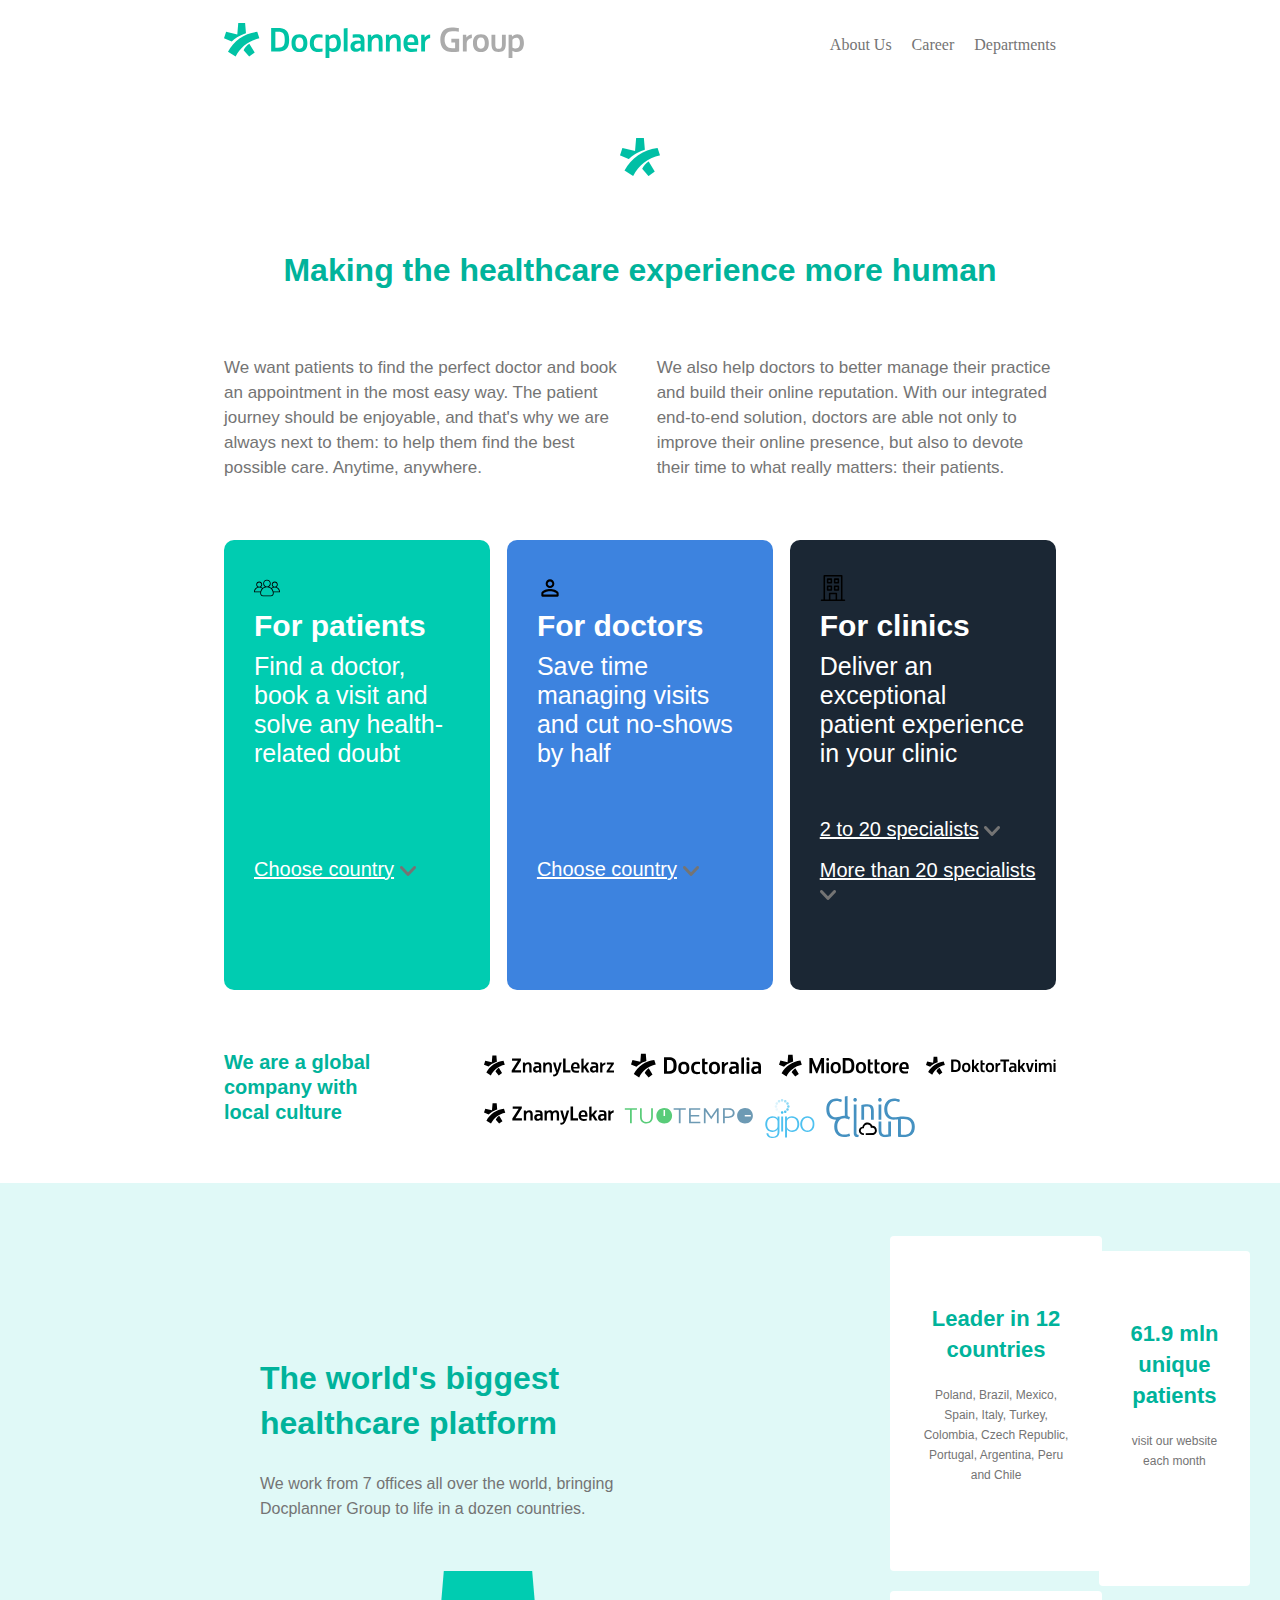
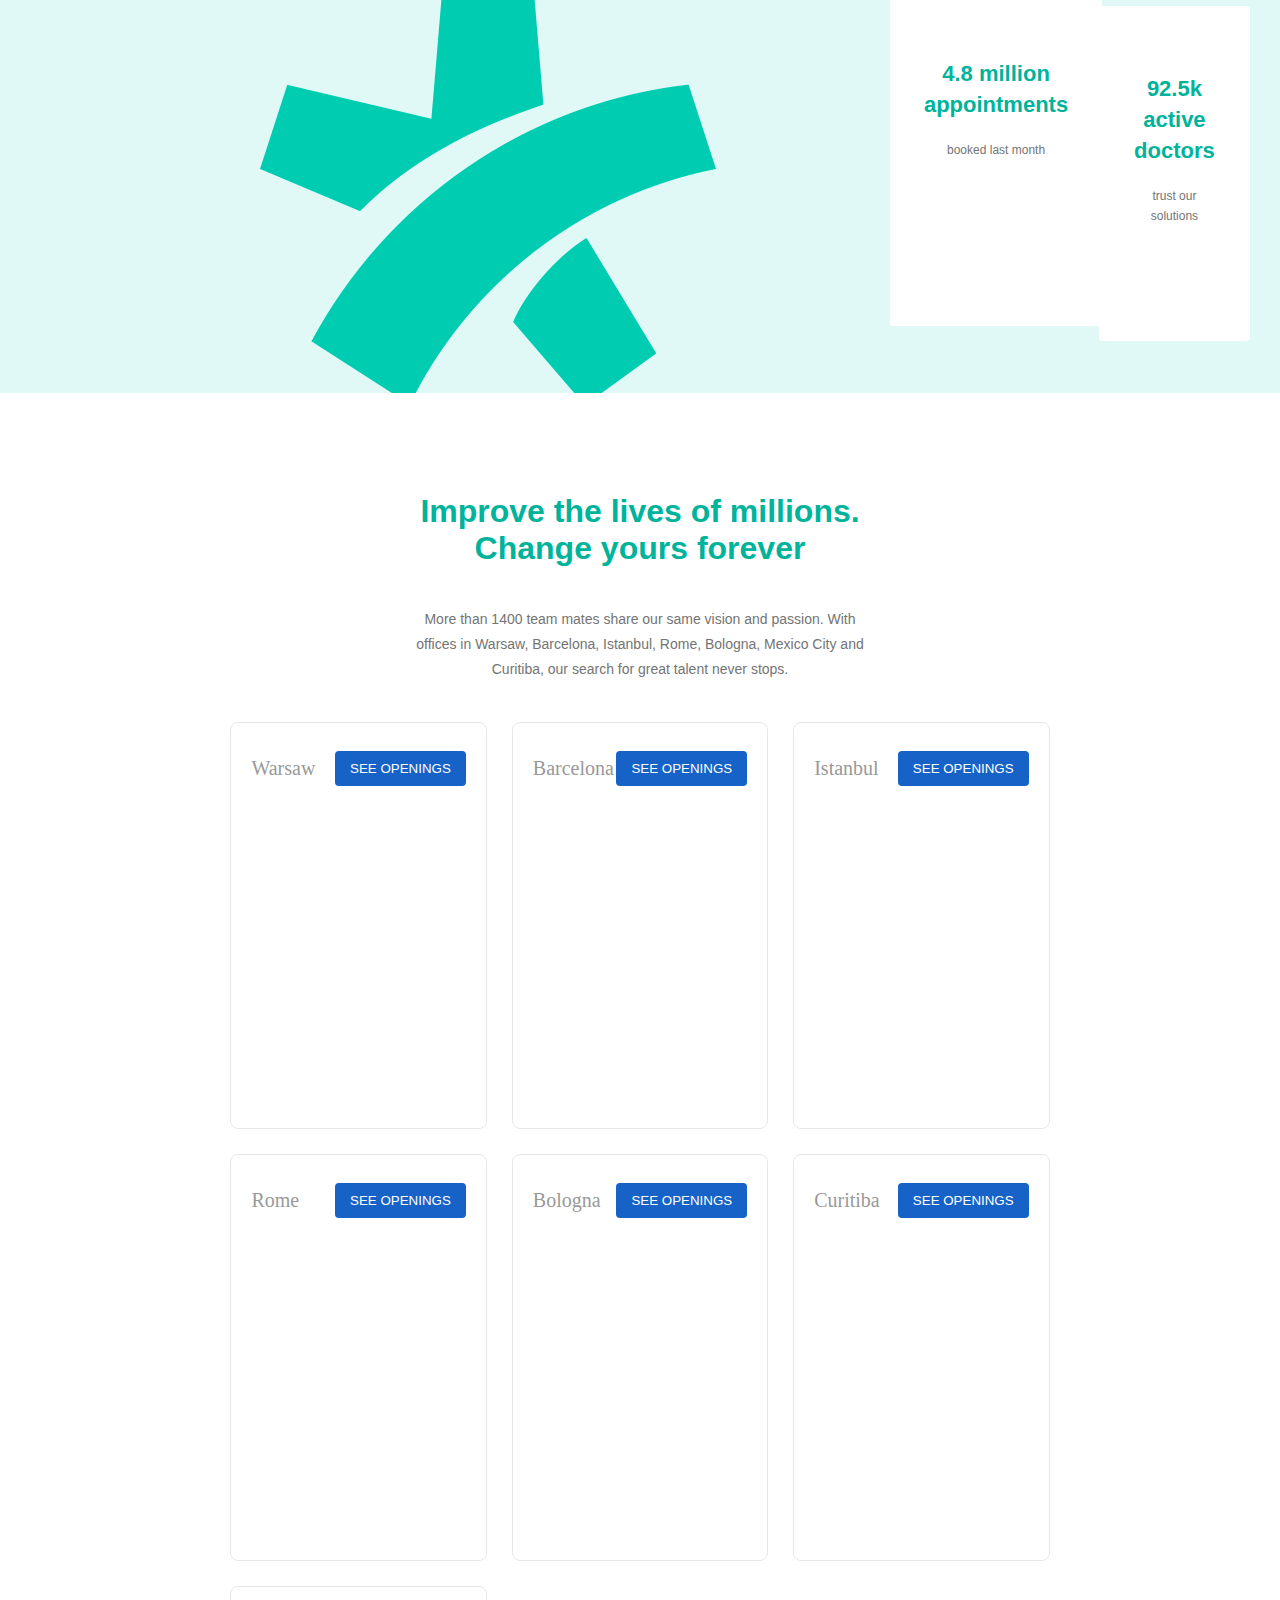
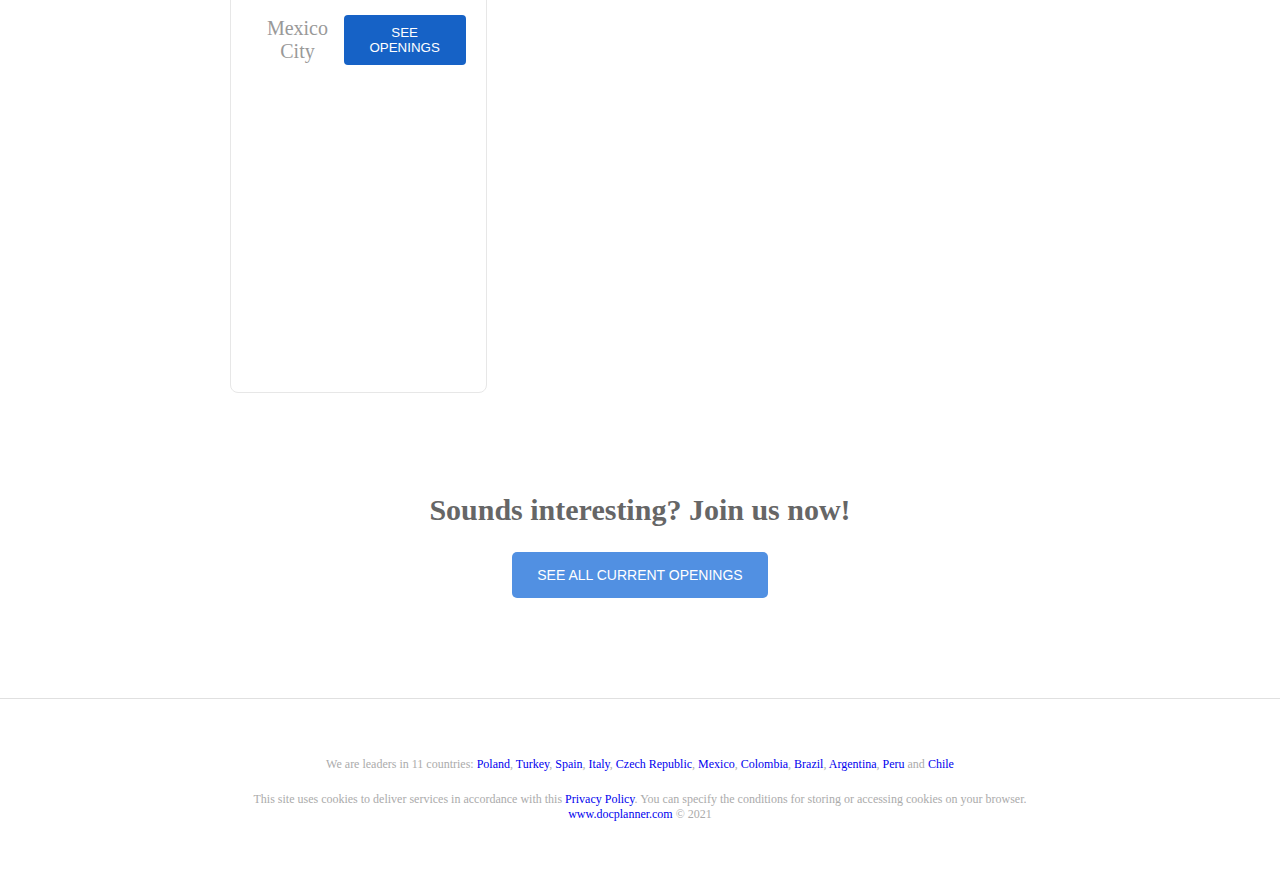
<file: index.html>
<!DOCTYPE html>
<html lang="en">
<head>
    <meta charset="UTF-8">
    <meta http-equiv="X-UA-Compatible" content="IE=edge">
    <meta name="viewport" content="width=device-width, initial-scale=1.0">
    <title>Docplanner Group</title>
    <link rel="shortcut icon" href="favicon/favicon-32x32.png">
    <link rel="stylesheet" href="style.css">
</head>
<body>
    <header>
        <nav class="naav">
            <a href="#"><img class="docplanner-logo" src="./img/logo-default-group-en3860.svg" alt=""></a>
            <nav class="main-nav">
                <ul>
                    <li><a href="#">About Us</a></li>
                    <li><a href="#">Career</a></li>
                    <li class=><a href="#">Departments</a></li>
                </ul>
            </nav>
    
        </nav>
    </header>
    <div class="section-1">
        <div class="docplanner-logo-2">
            <img src="./img/sygnet.png" alt="">
        </div>      
        <div class="making">
            <h1>Making the healthcare experience more human</h1>
        </div>
        <div class="grid-11">
            <div class="p-left">
                <p>We want patients to find the perfect doctor and book an appointment in the most easy way. The patient journey should be enjoyable, and that's why we are always next to them: to help them find the best possible care. Anytime, anywhere. </p>
            </div>
            <div class="p-right">
                <p>We also help doctors to better manage their practice and build their online reputation. With our integrated end-to-end solution, doctors are able not only to improve their online presence, but also to devote their time to what really matters: their patients.</p>
            </div>
        </div>
        <div class="grid-12">
            <div class="patients">
                <img src="./icons/group.svg" alt="" class="group">
                <h1>For patients</h1>
                <p>Find a doctor, book a visit  and solve any health-related doubt</p>
                <div class="down">
                    <a href="#" class="choose-country">Choose country</a>
                    <img src="./icons/arrow-icon@2x.png" alt="" class="arrow">
                </div>
            </div>
            <div class="doctors">
                <img src="./icons/person.svg" alt="" class="person">
                <h1>For doctors</h1>
                <p>Save time managing visits and cut no-shows by half</p>
                <div class="down"> 
                    <a href="#" class="choose-country">Choose country</a>
                    <img src="./icons/arrow-icon@2x.png" alt="" class="arrow">
                </div>
            </div>
            <div class="clinics">
                <img src="./icons/building.svg" alt="" class="clinic">
                <h1>For clinics</h1>
                <p>Deliver an exceptional patient experience in your clinic</p>
                <div class="down-clinics-1">
                    <a href="#" class="choose-country">2 to 20 specialists</a>
                    <img src="./icons/arrow-icon@2x.png" alt="" class="arrow">
                </div>
                <div class="down-clinics-2">
                    <a href="#" class="choose-country">More than 20 specialists</a>
                    <img src="./icons/arrow-icon@2x.png" alt="">
                </div>
            </div>
        </div>
        <div class="grid-13">
            <div class="we">
                <h1>We are a global company with local culture</h1>
            </div>
            <div class="flex">
                <a href="https://www.znanylekarz.pl/?__hstc=94104962.632cd32cdf58299e968656a0e9768b88.1626041784623.1626795028270.1626797262692.10&amp;__hssc=94104962.3.1626797262692&amp;__hsfp=1468627892" target="_blank">
					<svg xmlns="http://www.w3.org/2000/svg" width="200" height="32" viewBox="0 0 200 32">
						<path d="M189.018 10.678h10.762v2.132L192.736 23H200v2.89h-11.387v-2.103l7.02-10.22h-6.615v-2.89zm-10.347 0h3.012l.244 2.448h.032c.767-1.12 2.638-2.557 4.817-2.677v3.197c-3.174.62-4.63 2.725-4.63 4.634v7.61h-3.47V10.68h-.004zM165 10.38c1.51-.123 3.145-.16 4.725-.16 3.72 0 5.94 1.44 5.94 5.504v10.163h-3.12l-.156-1.52h-.042c-1.07 1.152-2.625 1.826-4.615 1.826-2.635 0-4.73-1.708-4.73-5.09 0-3.148 2.624-6.078 9.19-4.684v-.917c0-1.814-1.062-2.32-3.156-2.32-1.286 0-2.376.087-4.035.23L165 10.38zm7.193 8.445c-2.782-.71-5.564.16-5.564 2.31 0 1.43.94 2.267 2.353 2.203 1.113-.05 2.338-.54 3.207-1.31v-3.2l.003-.003zm-18.93 1.572v5.49h-3.47V4.992l3.47-.402V16.73c1.92-1.63 3.745-3.763 5.035-6.052h3.683c-1.288 2.508-2.83 4.672-4.718 6.522l5.13 8.69h-3.9l-3.81-6.46c-.473.376-.976.69-1.416.97h-.002zm-19.452-2.07v-.063c0-4.68 2.275-8.047 6.984-8.047 4.367 0 6.394 2.524 6.394 7.83 0 .56-.04 1.332-.1 1.902h-9.64c.247 2.142 1.497 3.422 4.06 3.422 1.622 0 3.146-.15 4.56-.335v2.906c-1.59.25-2.935.398-4.65.398-4.99 0-7.61-2.495-7.61-8.016l.003.003zm3.585-.96h6.27c0-2.38-.624-4.26-2.963-4.26-2.43 0-3.24 2.006-3.303 4.26h-.005zM121.7 4.59h3.793v17.853h7.46v3.444H121.7V4.59zm-15.44 6.088h3.67c.596 2.884 2.164 8.5 3.01 11.322h.063c.815-2.854 2.384-8.47 3.01-11.323h3.64c-1.13 4.324-3.877 12.7-4.955 15.21s-2.63 6.76-8.344 5.994v-2.73c2.646.15 4.05-.843 4.92-2.81-1.344-3.18-3.916-11.34-5.014-15.667v.005zm-15.137 0h3.02s.14 1.51.202 2.052h.04c.837-1.31 2.594-2.51 4.718-2.51 3.588 0 5.37 1.91 5.37 5.786v9.883h-3.47v-9.165c0-2.473-.953-3.442-2.824-3.31-1.7.12-3.59 2.056-3.59 4.478v8h-3.47V10.678h.003zm-13.67-.296c1.508-.124 3.143-.162 4.722-.162 3.72 0 5.94 1.438 5.94 5.502v10.165h-3.12l-.155-1.52h-.04c-1.07 1.152-2.625 1.826-4.615 1.826-2.636 0-4.73-1.708-4.73-5.09 0-3.148 2.623-6.078 9.19-4.684v-.917c0-1.814-1.063-2.32-3.157-2.32-1.286 0-2.376.087-4.035.23v-3.03zm7.192 8.444c-2.782-.71-5.565.16-5.565 2.31 0 1.426.947 2.264 2.36 2.2 1.11-.05 2.336-.543 3.205-1.312v-3.2.002zM59.86 10.678h3.02s.14 1.51.203 2.052h.04c.838-1.31 2.594-2.51 4.718-2.51 3.59 0 5.37 1.91 5.37 5.786v9.883h-3.47v-9.165c0-2.473-.95-3.442-2.82-3.31-1.694.12-3.585 2.056-3.585 4.478v8h-3.47V10.678h-.005zM43.156 4.592h13.682v2.875L47.39 22.44h9.606v3.444h-14.4v-2.94l9.47-14.913h-8.91V4.59v.004zm-25.44 20.025c.77-1.886 2.934-4.523 5.14-5.885l4.887 8.084-5.005 3.632-5.02-5.835-.002.004zM10.5 30.443l-6.89-4.43C8.828 16.263 18.574 9.32 30.03 8.027l1.918 5.91c-9.44 1.86-17.32 8.092-21.446 16.505H10.5zm1.503-20.065l.87-10.35h6.19l.786 9.36c-3.556 1.218-5.64 2.19-8.037 3.662a25.43 25.43 0 0 0-4.81 3.804L0 13.894l1.91-5.892 10.093 2.376z"></path>
					</svg>
				</a>
                <a href="https://www.doctoralia.es/?__hstc=94104962.632cd32cdf58299e968656a0e9768b88.1626041784623.1626795028270.1626797262692.10&amp;__hssc=94104962.3.1626797262692&amp;__hsfp=1468627892" target="_blank">
					<svg xmlns="http://www.w3.org/2000/svg" width="167" height="32" viewBox="0 0 167 32">
						<path d="M156.37 10.663c1.5-.125 3.13-.162 4.702-.162 3.705 0 5.914 1.434 5.914 5.48v10.125h-3.106l-.153-1.516h-.04c-1.066 1.145-2.614 1.815-4.597 1.815-2.625 0-4.712-1.7-4.712-5.07 0-3.133 2.614-6.05 9.154-4.662v-.913c0-1.806-1.06-2.31-3.146-2.31-1.28 0-2.365.086-4.018.228v-3.02l.002.005zm7.162 8.41c-2.77-.706-5.542.16-5.542 2.3 0 1.42.943 2.258 2.348 2.193 1.107-.05 2.328-.54 3.194-1.307v-3.19.002zm-11.568-8.117v15.15h-3.456v-15.13l3.456-.02zm-1.713-2.138a1.962 1.962 0 0 1-.088-3.923h.09a1.96 1.96 0 0 1 0 3.923zm-5.064-3.923v21.21h-3.457V5.295l3.456-.4zm-17.374 5.768c1.5-.125 3.13-.162 4.703-.162 3.705 0 5.916 1.434 5.916 5.48v10.125h-3.107l-.154-1.516h-.04c-1.067 1.145-2.614 1.815-4.597 1.815-2.625 0-4.71-1.7-4.71-5.07 0-3.133 2.612-6.05 9.15-4.662v-.913c0-1.806-1.06-2.31-3.144-2.31-1.28 0-2.368.086-4.02.228v-3.02.005zm7.163 8.41c-2.77-.706-5.54.16-5.54 2.3 0 1.42.94 2.258 2.35 2.193 1.106-.05 2.325-.54 3.19-1.307v-3.19.002zM116.7 10.955h2.99l.247 2.44h.03c.767-1.118 2.63-2.55 4.8-2.668v3.18c-3.16.62-4.61 2.715-4.61 4.618v7.58H116.7v-15.15zm-16.607 7.65v-.155c0-5.06 2.33-7.95 7.146-7.95 4.782 0 7.112 2.89 7.112 7.95v.157c0 5.062-2.33 7.95-7.113 7.95-4.817.002-7.147-2.887-7.147-7.95zm7.136-5.23c-2.446 0-3.575 1.66-3.575 5.13 0 3.47 1.13 5.1 3.574 5.1 2.446 0 3.544-1.626 3.544-5.1 0-3.472-1.098-5.13-3.545-5.13zM91.354 6.812l3.455-.4v4.546h3.54v2.804h-3.54v6.965c0 2.645.813 2.96 2.18 2.96.46-.01.916-.07 1.36-.187v2.852c-.614.133-1.44.21-1.982.21-3.954 0-5.013-1.93-5.013-5.417V6.81zm-10.54 11.72c.012 3.31 1.446 5.075 4.3 5.075 1.205 0 2.432-.15 3.544-.3v2.8a21.807 21.807 0 0 1-3.983.38c-4.257 0-7.46-2.345-7.472-7.956.013-5.61 3.215-7.954 7.472-7.954 1.554 0 3.068.195 3.98.38v2.798c-1.11-.15-2.337-.3-3.544-.3-2.853 0-4.287 1.766-4.297 5.075zm-20.064.077v-.156c0-5.06 2.33-7.95 7.147-7.95 4.783 0 7.113 2.89 7.113 7.95v.157c0 5.062-2.33 7.95-7.114 7.95-4.815.002-7.145-2.887-7.145-7.95zm7.14-5.23c-2.448 0-3.577 1.66-3.577 5.13 0 3.47 1.13 5.098 3.576 5.098 2.445 0 3.543-1.625 3.543-5.098s-1.098-5.13-3.544-5.13zM42.42 26.105V4.895h5.327c7.423 0 10.878 2.23 10.878 10.605 0 8.376-3.455 10.605-10.878 10.605H42.42zM54.657 15.5c0-4.77-.968-7.176-6.083-7.176h-2.37v14.35h2.37c5.115.002 6.083-2.406 6.083-7.174zm-37.012 9.34c.765-1.88 2.92-4.506 5.118-5.86l4.866 8.048-4.987 3.623-5-5.81h.002zm-7.188 5.8l-6.86-4.41c5.194-9.71 14.9-16.624 26.307-17.913l1.91 5.887c-9.402 1.853-17.25 8.06-21.357 16.437zm1.497-19.98L12.82.35h6.164l.783 9.322c-3.536 1.213-5.616 2.18-7.998 3.646a25.34 25.34 0 0 0-4.79 3.79L0 14.16l1.902-5.87 10.052 2.37z"></path>
					</svg>
				</a>
                <a href="https://www.miodottore.it/?__hstc=94104962.632cd32cdf58299e968656a0e9768b88.1626041784623.1626795028270.1626797262692.10&amp;__hssc=94104962.3.1626797262692&amp;__hsfp=1468627892" target="_blank">
					<svg xmlns="http://www.w3.org/2000/svg" width="182" height="32" viewBox="0 0 182 32">
						<path d="M168.354 18.587v-.062c0-4.675 2.275-8.04 6.98-8.04 4.364 0 6.39 2.523 6.39 7.82 0 .562-.04 1.337-.1 1.907h-9.632c.248 2.14 1.496 3.42 4.057 3.42 1.62 0 3.14-.152 4.55-.336V26.2c-1.586.248-2.93.396-4.645.396-4.988 0-7.605-2.493-7.605-8.01h.004zm3.584-.96h6.265c0-2.377-.623-4.255-2.96-4.255-2.43 0-3.24 2.003-3.305 4.255zm-12.702-6.687h3.003l.24 2.446h.03c.77-1.12 2.638-2.555 4.816-2.675v3.192c-3.17.62-4.627 2.723-4.627 4.63v7.606h-3.47V10.94h.006zm-16.66 7.678v-.156c0-5.08 2.337-7.98 7.168-7.98 4.8 0 7.136 2.9 7.136 7.98v.156c0 5.08-2.337 7.978-7.136 7.978-4.83 0-7.168-2.898-7.168-7.978zm7.16-5.246c-2.455 0-3.588 1.666-3.588 5.145 0 3.48 1.133 5.115 3.588 5.115 2.453 0 3.556-1.63 3.556-5.115 0-3.485-1.103-5.145-3.556-5.145zm-15.9-6.59l3.467-.402v4.56h3.553v2.813h-3.553v6.99c0 2.65.816 2.967 2.188 2.967.462-.01.92-.073 1.366-.19v2.86c-.616.134-1.447.213-1.99.213-3.967 0-5.03-1.937-5.03-5.435V6.782zm-9.5 0l3.467-.402v4.56h3.553v2.813h-3.553v6.99c0 2.65.816 2.967 2.188 2.967.462-.01.92-.073 1.366-.19v2.86c-.616.134-1.447.213-1.99.213-3.967 0-5.03-1.937-5.03-5.435V6.782zm-16.72 11.836v-.156c0-5.08 2.337-7.98 7.168-7.98 4.8 0 7.136 2.9 7.136 7.98v.156c0 5.08-2.337 7.978-7.136 7.978-4.83 0-7.168-2.898-7.168-7.978zm7.16-5.246c-2.456 0-3.59 1.666-3.59 5.145 0 3.48 1.134 5.115 3.59 5.115s3.556-1.63 3.556-5.115c0-3.485-1.1-5.145-3.557-5.145zM89.225 26.14V4.86h5.343c7.442 0 10.91 2.236 10.91 10.64s-3.468 10.64-10.915 10.64H89.22h.005zM101.5 15.5c0-4.784-.97-7.2-6.104-7.2h-2.38v14.4h2.38c5.133 0 6.104-2.416 6.104-7.2zm-29.226 3.118v-.156c0-5.08 2.337-7.98 7.167-7.98 4.8 0 7.137 2.9 7.137 7.98v.156c0 5.08-2.337 7.978-7.137 7.978-4.83 0-7.167-2.898-7.167-7.978zm7.16-5.246c-2.455 0-3.588 1.666-3.588 5.145 0 3.48 1.133 5.115 3.588 5.115s3.557-1.63 3.557-5.115c0-3.485-1.1-5.145-3.557-5.145zm-9.554-2.432v15.2h-3.467V10.962l3.467-.022zm-1.718-2.144a1.968 1.968 0 1 1 0-3.936 1.968 1.968 0 0 1 0 3.936zm-8.88-3.91V4.86h3.796v21.28h-3.795V12.19l-.005.02-5.624 13.93h-1.672L46.36 12.21l-.005-.02v13.95H42.56V4.86h3.795v.026l.005-.026h.48l5.98 14.793L58.8 4.86h.48l.004.026zM17.704 24.87c.768-1.885 2.93-4.52 5.135-5.88l4.88 8.077-5 3.633-5.02-5.83h.004zm-7.212 5.82L3.61 26.264c5.212-9.74 14.95-16.678 26.395-17.97L31.92 14.2c-9.434 1.856-17.307 8.084-21.43 16.49h.002zm1.504-20.048L12.864.3h6.183l.785 9.354c-3.548 1.215-5.634 2.188-8.024 3.657a25.373 25.373 0 0 0-4.806 3.807L0 14.155l1.91-5.89 10.084 2.376h.002z"></path>
					</svg>
				</a>
                <a href="https://www.doktortakvimi.com/?__hstc=94104962.632cd32cdf58299e968656a0e9768b88.1626041784623.1626795028270.1626797262692.10&amp;__hssc=94104962.3.1626797262692&amp;__hsfp=1468627892" target="_blank">
					<svg xmlns="http://www.w3.org/2000/svg" width="220" height="32" viewBox="0 0 220 32">
						<path d="M219.238 10.94v15.2h-3.467V10.962l3.468-.022zm-1.718-2.144a1.97 1.97 0 0 1 0-3.936 1.968 1.968 0 0 1 0 3.936zm-14.49 4.16c1.008-1.355 2.735-2.473 4.83-2.473 3.456 0 4.907 1.97 4.907 5.78v9.876H209.3v-9.16c0-2.473-.718-3.42-2.517-3.31-1.75.11-3.203 1.874-3.203 4.475v7.994h-3.467v-9.16c0-2.473-.71-3.444-2.518-3.31-1.75.132-3.203 2.055-3.203 4.475v7.994h-3.468v-15.2h3.02s.14 1.51.2 2.05h.04c.837-1.31 2.313-2.507 4.487-2.507 2.255 0 3.656.836 4.36 2.473zm-15.107-2.016v15.2h-3.467V10.962l3.467-.022zm-1.718-2.144a1.97 1.97 0 1 1 0-3.938 1.97 1.97 0 0 1 0 3.938zm-17.14 2.144h3.667c.597 2.883 2.164 8.492 3.01 11.313h.063c.815-2.853 2.383-8.462 3.01-11.313h3.636c-1.13 4.324-3.46 11.99-4.725 15.2h-4.03c-1.263-3.183-3.532-10.875-4.63-15.2zm-9.788 9.715v5.484h-3.467V5.26l3.467-.4V16.99c1.918-1.63 3.742-3.762 5.033-6.05h3.68c-1.29 2.507-2.83 4.67-4.72 6.52l5.128 8.68h-3.9l-3.807-6.455c-.47.376-.974.69-1.413.97zm-16.975-10.01c1.507-.124 3.14-.16 4.72-.16 3.717 0 5.936 1.437 5.936 5.497V26.14h-3.118l-.155-1.52h-.04c-1.07 1.15-2.624 1.824-4.612 1.824-2.635 0-4.727-1.707-4.727-5.088 0-3.144 2.62-6.07 9.184-4.68v-.914c0-1.812-1.063-2.318-3.156-2.318-1.285 0-2.374.088-4.032.23v-3.03zm7.186 8.438c-2.78-.707-5.56.162-5.56 2.31 0 1.427.945 2.263 2.355 2.2 1.112-.05 2.335-.542 3.204-1.31v-3.2zM125.778 4.86h14.907V8.3h-5.558v17.84h-3.79V8.3h-5.557V4.86zm-8.08 6.08h3.003l.248 2.446h.03c.768-1.12 2.638-2.555 4.815-2.675v3.192c-3.172.62-4.628 2.723-4.628 4.63v7.606h-3.467V10.94zm-16.662 7.678v-.156c0-5.08 2.337-7.98 7.168-7.98 4.8 0 7.138 2.9 7.138 7.98v.156c0 5.08-2.338 7.978-7.138 7.978-4.83 0-7.168-2.898-7.168-7.978zm7.16-5.246c-2.455 0-3.59 1.666-3.59 5.145 0 3.48 1.135 5.115 3.59 5.115 2.454 0 3.557-1.63 3.557-5.115 0-3.485-1.103-5.145-3.558-5.145zm-15.928-6.59l3.468-.402v4.56h3.552v2.813h-3.552v6.99c0 2.65.814 2.967 2.187 2.967.46-.008.92-.07 1.365-.187v2.86c-.655.132-1.32.204-1.99.212-3.967 0-5.03-1.938-5.03-5.436V6.78zM81.295 20.655v5.484h-3.468V5.26l3.468-.4V16.99c1.918-1.63 3.742-3.762 5.032-6.05h3.68c-1.29 2.507-2.83 4.67-4.718 6.52l5.125 8.68h-3.9l-3.806-6.455c-.473.376-.976.69-1.416.97zm-20.34-2.037v-.156c0-5.08 2.336-7.98 7.167-7.98 4.8 0 7.137 2.9 7.137 7.98v.156c0 5.08-2.34 7.978-7.14 7.978-4.83 0-7.167-2.897-7.167-7.978h.002zm7.16-5.246c-2.456 0-3.59 1.666-3.59 5.145 0 3.48 1.134 5.115 3.59 5.115 2.454 0 3.556-1.63 3.556-5.115 0-3.485-1.1-5.145-3.555-5.145zM42.56 26.14V4.86h5.345c7.45 0 10.915 2.236 10.915 10.64s-3.466 10.64-10.915 10.64H42.56zM54.84 15.5c0-4.784-.972-7.2-6.105-7.2h-2.38v14.4h2.38c5.133 0 6.104-2.416 6.105-7.2zm-37.137 9.37c.768-1.885 2.93-4.52 5.135-5.88l4.882 8.077-5 3.633-5.017-5.83zm-7.212 5.82l-6.88-4.427c5.21-9.74 14.95-16.678 26.394-17.97L31.92 14.2c-9.434 1.857-17.307 8.084-21.43 16.49zm1.505-20.048L12.865.3h6.182l.785 9.354c-3.548 1.215-5.634 2.188-8.024 3.657a25.433 25.433 0 0 0-4.806 3.803L0 14.155l1.91-5.89 10.085 2.377z"></path>
					</svg>
				</a>
                <a class="znamy" href="https://www.znamylekar.cz/?__hstc=94104962.632cd32cdf58299e968656a0e9768b88.1626041784623.1626795028270.1626797262692.10&amp;__hssc=94104962.3.1626797262692&amp;__hsfp=1468627892" target="_blank">
					<svg xmlns="http://www.w3.org/2000/svg" width="195" height="32" viewBox="0 0 195 32">
						<path d="M186.445 10.684h3l.244 2.445h.03c.768-1.12 2.635-2.555 4.81-2.674v3.19c-3.17.617-4.622 2.718-4.622 4.623v7.596h-3.463V10.684zm-13.416-.294c1.504-.124 3.136-.162 4.713-.162 3.713 0 5.928 1.436 5.928 5.492v10.146h-3.11l-.153-1.52h-.04c-1.068 1.15-2.62 1.823-4.606 1.823-2.63 0-4.72-1.705-4.72-5.08 0-3.14 2.617-6.066 9.17-4.676V15.5c0-1.81-1.06-2.315-3.15-2.315-1.283 0-2.37.087-4.026.23V10.39h-.005zm7.178 8.427c-2.776-.705-5.554.162-5.554 2.31 0 1.423.945 2.26 2.353 2.196 1.11-.05 2.333-.543 3.2-1.31v-3.196zm-18.896 1.57v5.48h-3.463V5.012l3.462-.4v12.116c1.918-1.628 3.74-3.757 5.027-6.042h3.675c-1.29 2.504-2.828 4.664-4.713 6.51l5.12 8.673h-3.896l-3.8-6.444c-.472.376-.975.69-1.415.97v-.005zm-19.414-2.066v-.06c0-4.67 2.27-8.032 6.973-8.032 4.36 0 6.386 2.52 6.386 7.814 0 .56-.04 1.334-.1 1.904h-9.62c.248 2.137 1.493 3.416 4.052 3.416 1.62 0 3.14-.152 4.55-.337v2.9c-1.583.248-2.928.396-4.64.396-4.98 0-7.596-2.49-7.596-8h-.004zm3.58-.956h6.257c0-2.375-.623-4.25-2.957-4.25-2.43 0-3.238 2-3.3 4.25zM129.815 4.61h3.785v17.818h7.445v3.438h-11.23V4.61zm-15.412 6.074h3.662c.596 2.88 2.16 8.483 3.006 11.3h.066c.814-2.848 2.38-8.45 3.006-11.3h3.63c-1.126 4.32-3.87 12.68-4.944 15.183-1.076 2.51-2.626 6.75-8.327 5.987v-2.728c2.64.15 4.043-.842 4.91-2.805-1.342-3.172-3.91-11.316-5.004-15.637h-.004zm-11.5 2.014c1.01-1.354 2.734-2.47 4.826-2.47 3.453 0 4.902 1.966 4.902 5.774v9.863h-3.46v-9.15c0-2.465-.717-3.41-2.514-3.3-1.747.11-3.2 1.87-3.2 4.47v7.984h-3.462v-9.15c0-2.468-.71-3.44-2.513-3.304-1.747.13-3.2 2.05-3.2 4.47v7.983h-3.46V10.685h3.014s.14 1.507.2 2.05h.04c.838-1.31 2.31-2.506 4.484-2.506 2.25 0 3.65.835 4.35 2.47l-.006-.002zm-25.6-2.31c1.505-.122 3.137-.16 4.713-.16 3.713 0 5.928 1.436 5.928 5.49v10.148H84.83l-.16-1.518h-.04c-1.067 1.15-2.62 1.822-4.605 1.822-2.633 0-4.723-1.704-4.723-5.08 0-3.14 2.62-6.064 9.172-4.674v-.912c0-1.81-1.06-2.315-3.15-2.315-1.284 0-2.37.088-4.027.23v-3.026l.006-.005zm7.178 8.43c-2.777-.706-5.555.16-5.555 2.308 0 1.424.945 2.26 2.354 2.197 1.11-.05 2.33-.543 3.2-1.31v-3.196.002zm-24.736-8.134h3.015s.134 1.507.2 2.05H63c.836-1.31 2.59-2.506 4.71-2.506 3.58 0 5.357 1.907 5.357 5.775v9.863h-3.463v-9.15c0-2.465-.95-3.432-2.818-3.3-1.692.12-3.578 2.05-3.578 4.47v7.984h-3.464V10.684zM43.07 4.61h13.657v2.87l-9.43 14.948h9.587v3.438H42.512v-2.93L51.965 8.05H43.07V4.61zM17.684 24.598c.767-1.882 2.927-4.515 5.13-5.874l4.875 8.07-4.998 3.628-5.01-5.824h.002zm-7.203 5.815L3.61 25.99C8.814 16.26 18.54 9.33 29.973 8.04l1.915 5.898c-9.428 1.858-17.29 8.078-21.407 16.475zm1.5-20.027l.87-10.33h6.175l.785 9.342c-3.544 1.217-5.628 2.186-8.016 3.654a25.36 25.36 0 0 0-4.8 3.797L0 13.895l1.906-5.882 10.075 2.372z"></path>
					</svg>
				</a>
                <a href="#"><img class="tuotempo" src="./logos/logo-tuotempo.svg" alt=""></a>
                <a href="#"><img class="gipo" src="./logos/logo-gipo.svg" alt=""></a>
                <a href="#"><img class="clinicloud" src="./logos/logo-clinicloud.svg" alt=""></a>
            </div>
        </div>
    </div>
    <div class="section-2">
        <div class="grid-21">
            <div class="left">
                <h1>The world's biggest healthcare platform</h1>
                <p>We work from 7 offices all over the world, bringing Docplanner Group to life in a dozen countries.</p>
            </div>
            <div class="logo">
                <img src="./img/logo.png" alt="">
            </div>
        </div>    
        <div class="right">            
            <div class="leader">
                <img scr="https://www.docplanner.com/img/flag.png" srcset="https://www.docplanner.com/img/flag.png 1x, https://www.docplanner.com/img/flag@2x.png 2x">
                <h1>Leader in 12 countries</h1>
                <p>Poland, Brazil, Mexico, Spain, Italy, Turkey, Colombia, Czech Republic, Portugal, Argentina, Peru and Chile</p>
            </div>
            <div class="six">
                <img scr="https://www.docplanner.com/img/patients.png" srcset="https://www.docplanner.com/img/patients.png 1x, https://www.docplanner.com/img/patients@2x.png 2x">
                <h1>61.9 mln unique patients</h1>
                <p>visit our website each month</p>
            </div>
            <div class="leader">
                <img scr="https://www.docplanner.com/img/visits.png" srcset="https://www.docplanner.com/img/visits.png 1x, https://www.docplanner.com/img/visits@2x.png 2x">
                <h1>4.8 million appointments</h1>
                <p>booked last month</p>
            </div>
                <div class="six">
                <img scr="https://www.docplanner.com/img/doctors.png" srcset="https://www.docplanner.com/img/doctors.png 1x, https://www.docplanner.com/img/doctors@2x.png 2x">
                <h1>92.5k active doctors</h1>
                <p>trust our solutions</p>
            </div>        
        </div>
    </div>
    <div class="section-3">
        <div class="top">
            <h1>Improve the lives of millions. Change yours forever</h1>
            <p>More than 1400 team mates share our same vision and passion. With offices in Warsaw, Barcelona, Istanbul, Rome, Bologna, Mexico City and Curitiba, our search for great talent never stops.</p>
        </div>
        <div class="grid-31">
            <div class="same">
                <a href="#">
                    <img scr="https://www.docplanner.com/images/warsaw.png" srcset="https://www.docplanner.com/images/warsaw.png 1x, https://www.docplanner.com/images/warsaw@2x.png 2x">
                    <div class="bottom">
                        <p>Warsaw</p>
                        <button> SEE OPENINGS</button>
                    </div>
                </a>
            </div>
            <div class="same">
                <a href="#">
                    <img scr="https://www.docplanner.com/images/barcelona.png" srcset="https://www.docplanner.com/images/barcelona.png 1x, https://www.docplanner.com/images/barcelona@2x.png 2x">
                    <div class="bottom">
                        <p>Barcelona</p>
                        <button> SEE OPENINGS</button>
                    </div>
                </a>
            </div>
            <div class="same">
                <a href="#">
                    <img scr="https://www.docplanner.com/images/istanbul.png" srcset="https://www.docplanner.com/images/istanbul.png 1x, https://www.docplanner.com/images/istanbul@2x.png 2x">
                    <div class="bottom">
                        <p>Istanbul</p>
                        <button> SEE OPENINGS</button>
                    </div>
                </a>
            </div>
            <div class="same">
                <a href="#">
                    <img scr="https://www.docplanner.com/images/rome.png" srcset="https://www.docplanner.com/images/rome.png 1x, https://www.docplanner.com/images/rome@2x.png 2x">
                    <div class="bottom">
                        <p>Rome</p>
                        <button> SEE OPENINGS</button>
                    </div>
                </a>
            </div>
            <div class="same">
                <a href="#">
                    <img scr="https://www.docplanner.com/images/bologna.png" srcset="https://www.docplanner.com/images/bologna.png 1x, https://www.docplanner.com/images/bologna@2x.png 2x">
                    <div class="bottom">
                        <p>Bologna</p>
                        <button> SEE OPENINGS</button>
                    </div>
                </a>
            </div>
            <div class="same">
                <a href="#">
                    <img scr="https://www.docplanner.com/images/curitiba.png" srcset="https://www.docplanner.com/images/curitiba.png 1x, https://www.docplanner.com/images/curitiba@2x.png 2x">
                    <div class="bottom">
                        <p>Curitiba</p>
                        <button> SEE OPENINGS</button>
                    </div>
                </a>
            </div>
            <div class="same">
                <a href="#">
                    <img scr="https://www.docplanner.com/images/mexico-city.png" srcset="https://www.docplanner.com/images/mexico-city.png 1x, https://www.docplanner.com/images/mexico-city@2x.png 2x">
                    <div class="bottom">
                        <p>Mexico City</p>
                        <button> SEE OPENINGS</button>
                    </div>
                </a>
            </div>
            
        </div>
        <div class="bottom-3">
            <h1>Sounds interesting? Join us now!</h1>
            <button>SEE ALL CURRENT OPENINGS</button>
        </div>
    </div>
    <footer>
        <p>We are leaders in 11 countries: <a href="#">Poland</a>, <a href="#">Turkey</a>, <a href="#">Spain</a>, <a href="#">Italy</a>, <a href="#">Czech Republic</a>, <a href="#">Mexico</a>, <a href="#">Colombia</a>, <a href="#">Brazil</a>, <a href="#">Argentina</a>, <a href="#">Peru</a> and <a href="#">Chile</a></p>
        <div class="footer-bottom">
            <p class="footer-bottom">This site uses cookies to deliver services in accordance with this <a href="#">Privacy Policy</a>. You can specify the conditions for storing or accessing cookies on your browser.</p>
            <p><a href="#">www.docplanner.com</a> &copy 2021</p>
        </div>
    </footer>  
</body>
</html>
</file>
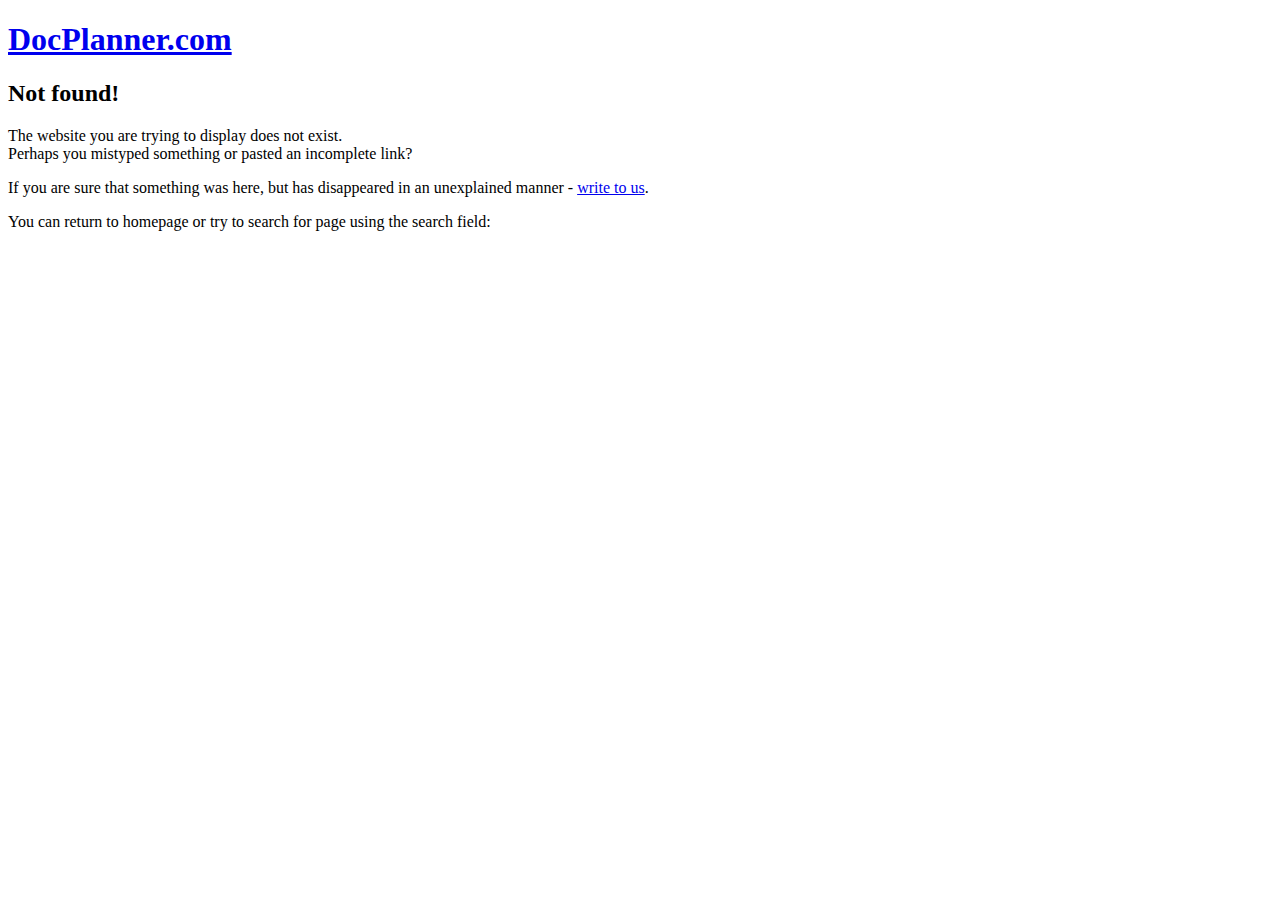
<file: images/ukraine-rounded.html>
<!DOCTYPE html>
<html lang="en" region="en" prefix="ya: http://webmaster.yandex.ru/vocabularies/">
<head>
	<link rel="dns-prefetch" href="//docplanner.com"/>
	<link rel="dns-prefetch" href="//ajax.googleapis.com"/>
	<link rel="dns-prefetch" href="//s3-eu-west-1.amazonaws.com"/>
	<link rel="dns-prefetch" href="//google-analytics.com"/>
	<link rel="dns-prefetch" href="//ssl.google-analytics.com"/>
	<link rel="dns-prefetch" href="//maps.google.com"/>
	<link rel="dns-prefetch" href="//maps.gstatic.com"/>
	<link rel="dns-prefetch" href="//facebook.com"/>
	<link rel="dns-prefetch" href="//fbstatic-a.akamaihd.net"/>
	<link rel="dns-prefetch" href="//apis.google.com"/>
	<link rel="dns-prefetch" href="//googletagmanager.com"/>
	<link rel="dns-prefetch" href="//beacon-1.newrelic.com"/>
	<link rel="dns-prefetch" href="//platform.docplanner.com"/>
	<link rel="dns-prefetch" href="//ssl.gstatic.com"/>
	<link rel="dns-prefetch" href="//lh4.googleusercontent.com"/>
	<link rel="dns-prefetch" href="//platform.global.ssl.fastly.net"/>
	<link rel="dns-prefetch" href="//docplanner.global.ssl.fastly.net"/>
	<link rel="dns-prefetch" href="//cdnjs.cloudflare.com"/>
	<link rel="dns-prefetch" href="//d2kklhhml1jk66.cloudfront.net"/>
	<link rel="dns-prefetch" href="//d32wn3pusq02lv.cloudfront.net"/>

	<meta charset="utf-8"/>
	<title></title>

	<link rel="search" type="application/opensearchdescription+xml" title="www.docplanner.com" href="http://www.docplanner.com/opensearch">


<link rel="stylesheet" href="//platform.docplanner.com/css/kunglao-default.css?167396536" />

	</head>
<body id="error" class="zaslepka">

			<!-- Google Tag Manager -->
		<script>
			var dataLayerContainer = {};
			dataLayerContainer['gtm-pageType'] = '404';
			dataLayer = [dataLayerContainer];
		</script>
		<noscript><iframe src="//www.googletagmanager.com/ns.html?id=GTM-PZ83PG"
						  height="0" width="0" style="display:none;visibility:hidden"></iframe></noscript>
		<script>(function(w,d,s,l,i){w[l]=w[l]||[];w[l].push(
					{'gtm.start': new Date().getTime(),event:'gtm.js'}
			);var f=d.getElementsByTagName(s)[0],
					j=d.createElement(s),dl=l!='dataLayer'?'&l='+l:'';j.async=true;j.src=
					'//www.googletagmanager.com/gtm.js?id='+i+dl;f.parentNode.insertBefore(j,f);
			})(window,document,'script','dataLayer','GTM-PZ83PG');</script>
		<!-- End Google Tag Manager -->

	<div id="container">
		<div id="content">
			<div class="wrapper">
				<h1>
					<a href="http://www.docplanner.com/" class="logo-zl default en">
						DocPlanner.com
					</a>
				</h1>
					<div class="box white error4xx">
		<div class="text">
			<h2>Not found!</h2>

			<p>The website you are trying to display does not exist. <br />Perhaps you mistyped something or pasted an incomplete link?</p>

			<p>If you are sure that something was here, but has disappeared in an unexplained manner - <a href="mailto:michal.pekala@znanylekarz.pl">write to us</a>.</p>

			<p>
									You can return to homepage or try to search for page using the search field:
							</p>


		</div>
	</div>
			</div>
		</div>
	</div>
	</body>
</html>
</file>
<file: style.css>
* {
  margin: 0;
  padding: 0;
}
header {
  align-items: center;
  display: flex;
  justify-content: center;
  height: 10vh;
}
ul {
  list-style: none;
}
.naav {
  width: 65%;
  display: flex;
  justify-content: center;
  align-items: center;
  justify-content: space-between;
  background: hsla(0, 0%, 100%, 0.98);
}
.naav a {
  height: 5vh;
  color: #747474;
}
.about-us {
  color: #00b39b;
}
.docplanner-logo {
  width: 300px;
}
.main-nav {
}
.main-nav ul {
  display: flex;
  justify-content: space-between;
}
.main-nav ul a {
  margin-left: 20px;
}

a {
  text-decoration: none;
}
.section-1 {
  display: flex;
  flex-direction: column;
  justify-content: center;
  align-items: center;
  font-family: Roboto, Arial, sans-serif;
}
.docplanner-logo-2,
.making {
  display: flex;
  flex-direction: column;
  justify-content: center;
  align-items: center;
}
.docplanner-logo-2 {
  height: 15vh;
}
.docplanner-logo-2 img {
  width: 40px;
}
.making {
  height: 10vh;
  color: #00b39b;
}

.grid-11 {
  width: 65%;
  display: flex;
  justify-content: space-between;
  margin-top: 40px;
  line-height: 25px;
  font-size: 17px;
  font-weight: 400;
  font-family: Roboto, Arial, sans-serif;
  color: #747474;
}
.p-left,
.p-right {
  width: 48%;
}
.grid-12 {
  margin-top: 60px;
  display: flex;
  flex-direction: row;
  width: 65%;
  justify-content: space-between;
}
.group,
.person,
.clinic {
  width: 26px;
  margin: 35px 0 0 30px;
}
.patients,
.doctors,
.clinics {
  display: flex;
  flex-direction: column;
  border-radius: 10px;
  height: 50vh;
  width: 32%;
  color: #fff;
}
.patients {
  background: #00ccb1;
}
.patients:hover {
  background: #00ccb1e8;
}
.doctors {
  background: #3d83df;
}
.doctors:hover {
  background: #3d83dfe7;
}
.clinics {
  background: #1b2734;
}
.clinics:hover {
  background: #1b2734e3;
}
.patients h1,
.doctors h1,
.clinics h1 {
  margin: 8px 0 0 30px;
  font-size: 30px;
  font-family: roboto, Arial, sans-serif;
}
.patients p,
.doctors p,
.clinics p {
  margin: 9px 30px 0 30px;
  font-family: Roboto, Arial, sans-serif;
  font-size: 25px;
}
.down {
  width: 100%;
  margin: 90px 0 0 30px;
  font-family: Roboto, Arial, sans-serif;
  font-size: 20px;
}
.down a {
  color: #fff;
  text-decoration: underline;
}
.down-clinics-1 {
  width: 100%;
  margin: 50px 0 0 30px;
  font-family: Roboto, Arial, sans-serif;
  font-size: 20px;
}
.down-clinics-2 {
  font-family: Roboto, Arial, sans-serif;
  font-size: 20px;
  margin: 18px 0 0 30px;
}
.down-clinics-1 a,
.down-clinics-2 a {
  color: #fff;
  text-decoration: underline;
}
.grid-13 {
  display: flex;
  justify-content: space-between;
  /* align-items: center;
  justify-content: center; */
  width: 65%;
  margin-bottom: 40px;
}
.flex {
  display: flex;
  flex-wrap: wrap;
  width: 70%;
  justify-content: space-between;
  margin-top: 60px;
}
.flex a svg {
  width: 130px;
  margin-left: 10px;
}
.flex a {
  transition: all 0.2s ease 0s;
}
.znamy {
  margin-top: 12px;
}
.gipo {
  width: 50px;
  margin-top: 13px;
}
.clinicloud {
  width: 90px;
  padding-right: 140px;
  margin-top: 10px;
}
.tuotempo {
  width: 130px;
  margin-top: 22px;
}
.we {
  width: 20%;
  margin-top: 60px;
  color: #00b39b;
  font-family: Roboto, Arial, sans-serif;
  font-size: 10px;
  line-height: 25px;
}
.section-2 {
  background-color: #e0f9f7;
  display: flex;
  justify-content: center;
  align-items: center;
  height: 90vh;
  overflow: hidden;
}
.grid-21 {
  margin-left: 260px;
  width: 530px;
}

.left {
  width: 400px;
  margin-top: 190px;
}
.logo {
  margin: 50px 200px 0 0;
}

.right {
  display: grid;
  grid-template-columns: 1fr 1fr;
  gap: 5px;
  margin: 0 auto;
}
.leader {
  text-align: center;
  background: #fff;
  padding: 10px 30px;
  width: 50%;
  border-radius: 4px;
  height: 35vh;
  font-size: 11px;
  margin-left: 100px;
}
.six {
  text-align: center;
  background: #fff;
  padding: 10px 30px;
  width: 50%;
  border-radius: 4px;
  height: 35vh;
  font-size: 11px;
  margin-top: 15px;
}
.right-left {
  margin-bottom: 25px;
}
.left h1 {
  color: #00b39b;
  font-family: Roboto, Arial, sans-serif;
  line-height: 45px;

  margin-top: 50px;
}
.left p {
  margin-top: 25px;
  font-family: Roboto, Arial, sans-serif;
  color: #747474;
  line-height: 25px;
}
.leader img,
.six img {
  margin-top: 40px;
}
.leader h1,
.six h1 {
  font-family: Roboto, Arial, sans-serif;
  font-size: 22px;
  color: #00b39b;
  margin-top: 15px;
  line-height: 31px;
}
.leader p,
.six p {
  font-family: Roboto, Arial, sans-serif;
  color: #747474;
  font-size: 12px;
  line-height: 20px;
  margin-top: 20px;
}
.section-3 {
  display: flex;
  flex-direction: column;
  justify-content: center;
  align-items: center;
  text-align: center;
  height: 100%;
  margin-top: 100px;
}
.grid-31 {
  display: grid;
  width: 64%;
  margin: 0 auto;
  justify-content: center;
  align-items: center;
  grid-template-columns: repeat(3, 1fr);
  gap: 25px;
}
.same {
  border: 0.5px solid #e7e7e7;
  border-radius: 8px;
  overflow: hidden;
  height: 45vh;
}
.same:hover {
  box-shadow: 0.5px 0.5px 30px #999;
}
.same img {
  width: 100%;
}
.bottom {
  display: flex;
  justify-content: space-between;
  align-items: center;
}
.bottom p {
  font-size: 20px;
  margin-left: 20px;
  margin-top: 10px;
  color: #999;
}
.bottom button {
  border: none;
  outline: none;
  background-color: #1662c6;
  padding: 10px 15px;
  color: #fff;
  border-radius: 4px;
  margin-top: 10px;
  margin-right: 20px;
}
button:hover {
  background-color: #1630c6;
}
.top {
  width: 450px;
  text-align: center;
}
.top h1 {
  color: #00b39b;
  font-family: Roboto, Arial, sans-serif;
}
.top p {
  margin: 40px 0;
  line-height: 25px;
  font-family: Roboto, Arial, sans-serif;
  color: #747474;
  font-size: 14px;
}
.bottom-3 {
  margin: 100px 0;
}
.bottom-3 h1 {
  font-size: 30px;
  color: #666;
}
.bottom-3 button {
  margin-top: 25px;
  padding: 15px 25px;
  border-radius: 5px;
  border: none;
  outline: none;
  background-color: #5190e2;
  color: #fff;
  font-size: 14px;
}
.bottom-3 button:hover {
  background-color: #516be2;
}
footer {
  height: 20vh;
  display: flex;
  flex-direction: column;
  justify-content: center;
  align-items: center;
  border-top: 0.5px solid #e0e0e0;
  font-size: 12px;
  color: #ababab;
}
.footer-bottom {
  margin-top: 10px;
  text-align: center;
}
</file>
